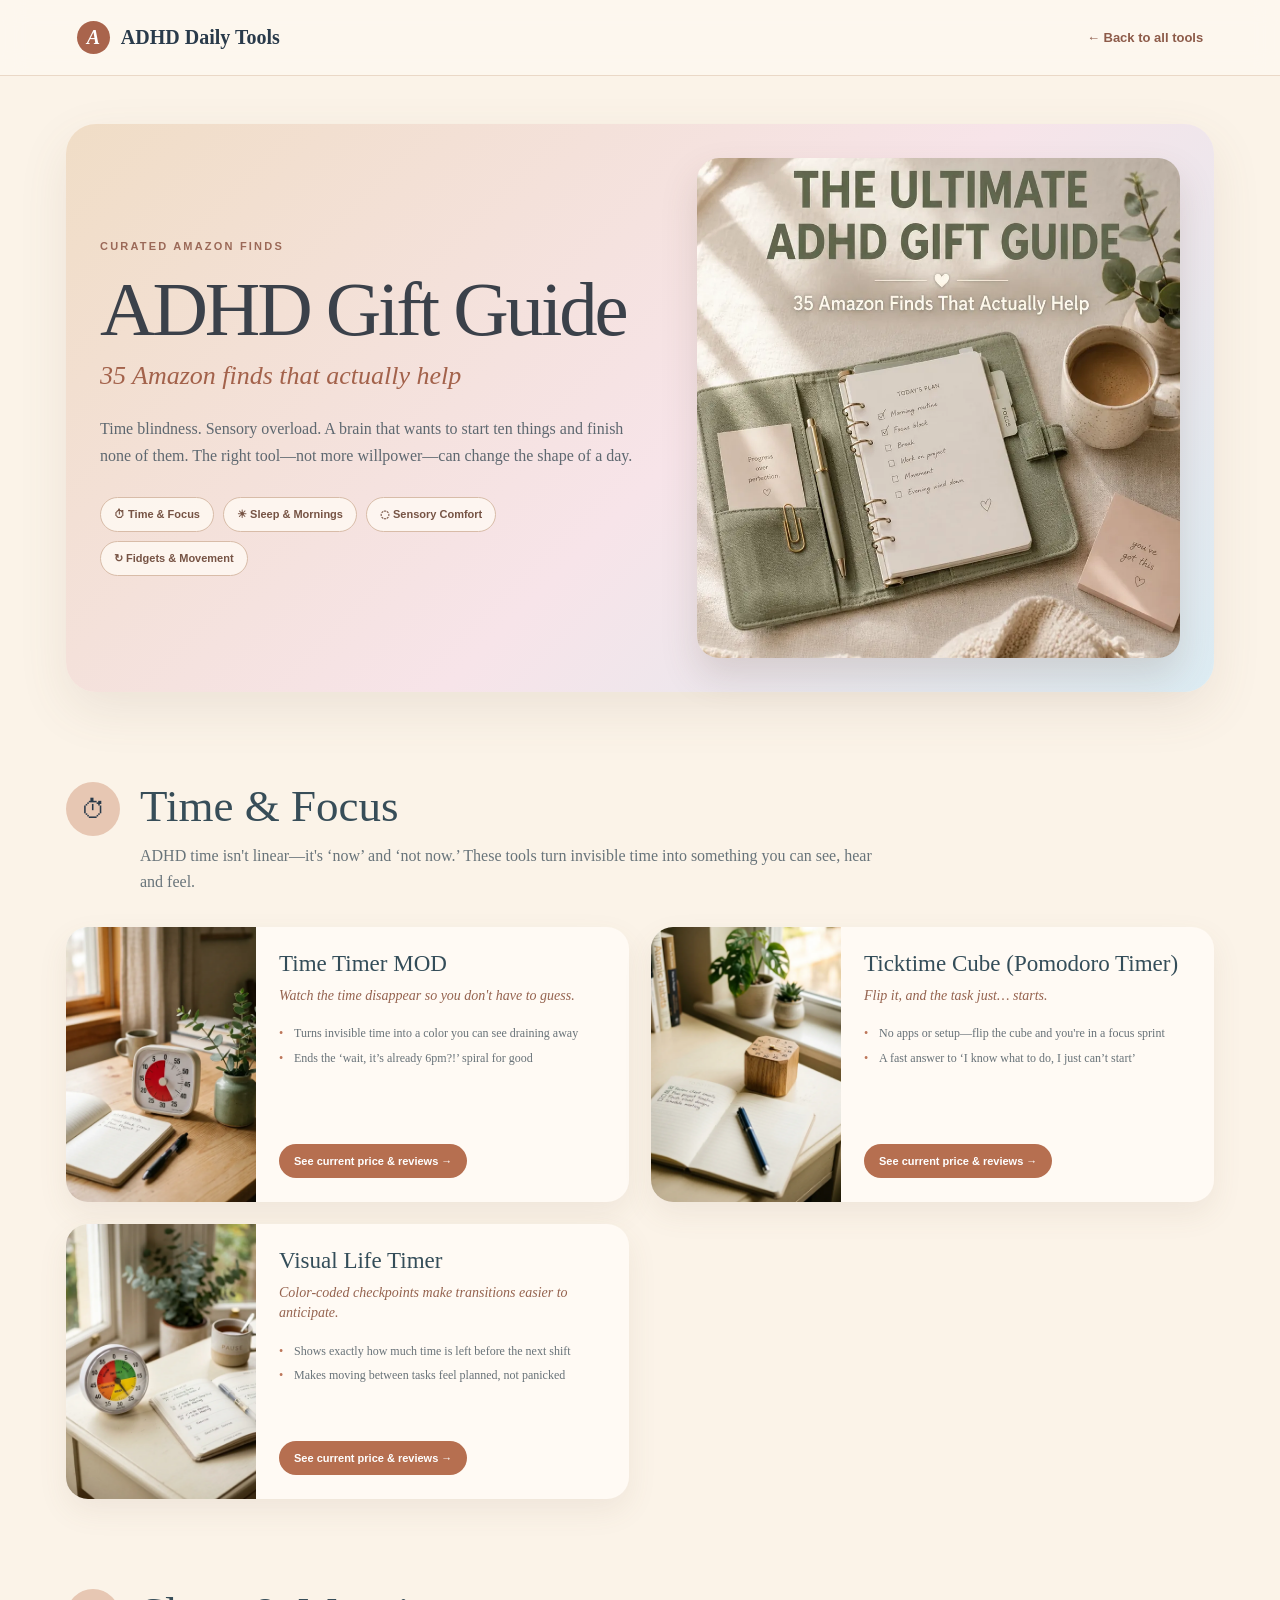
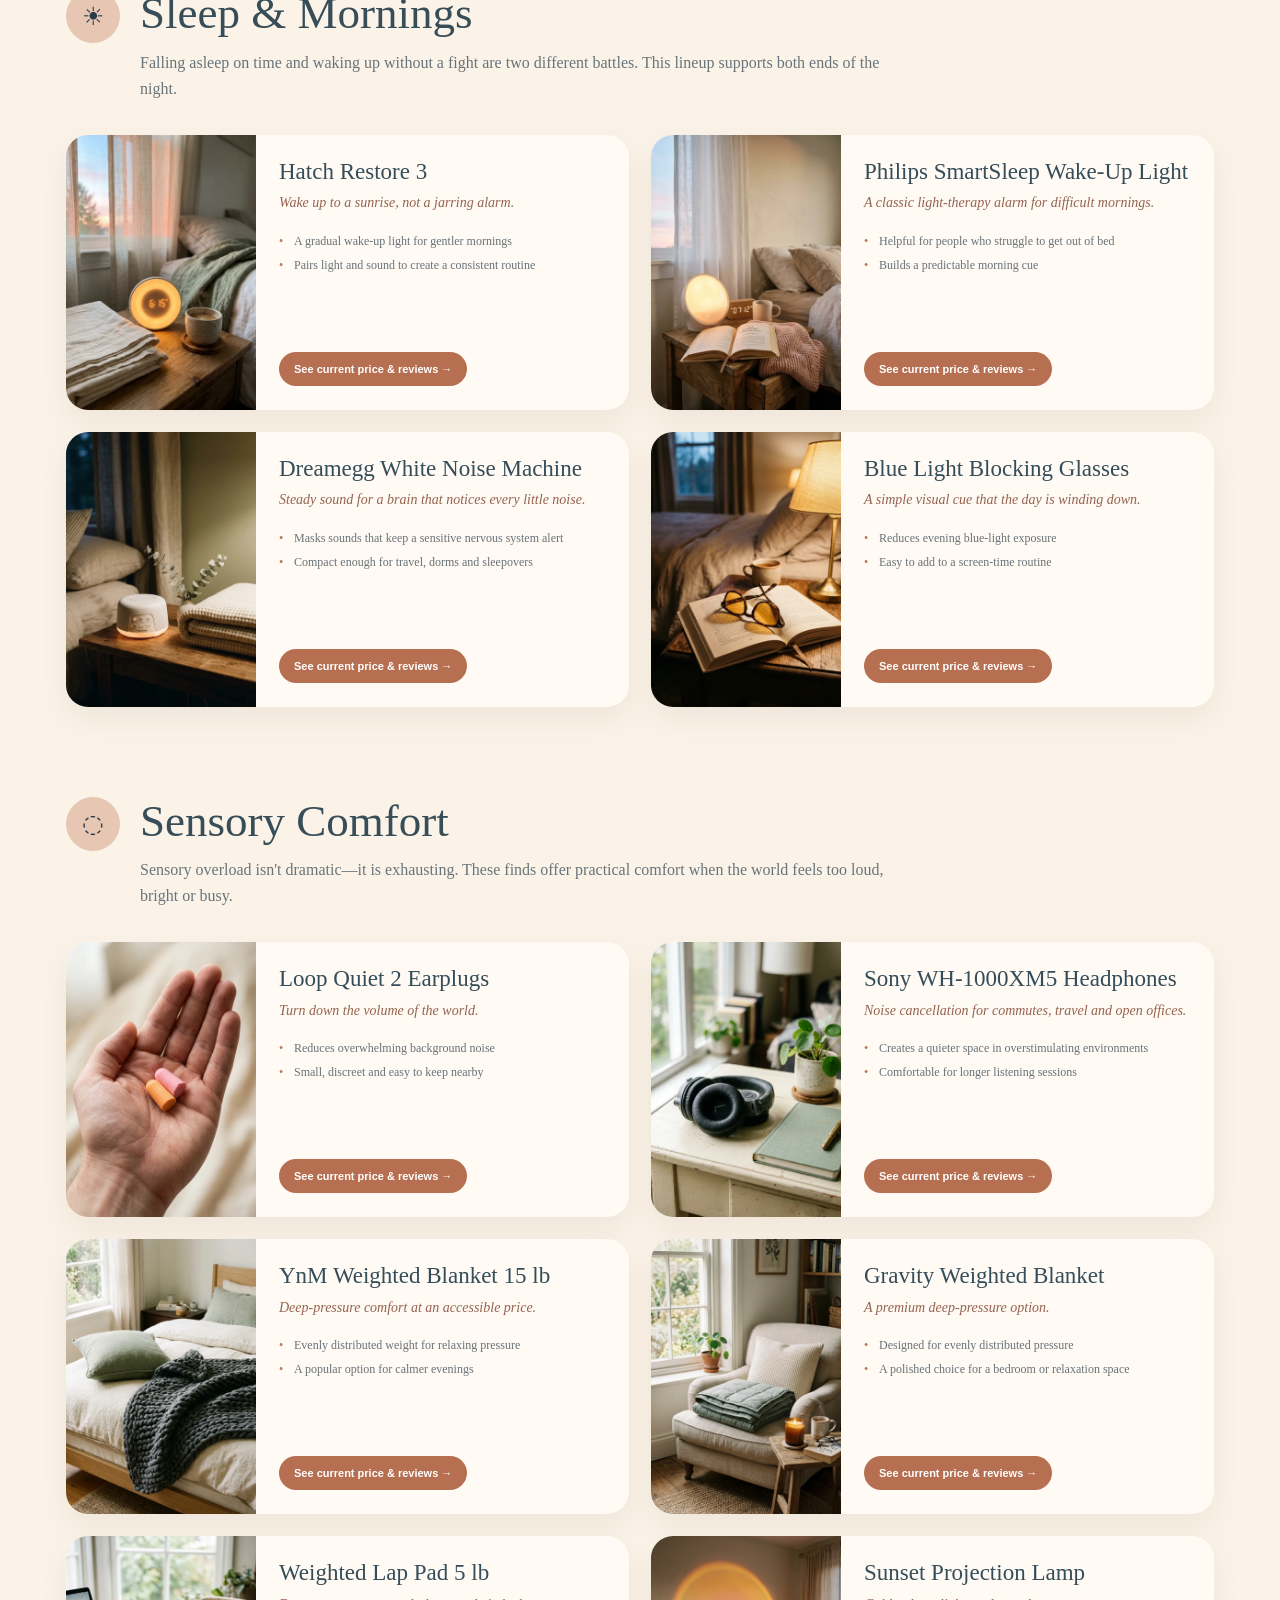
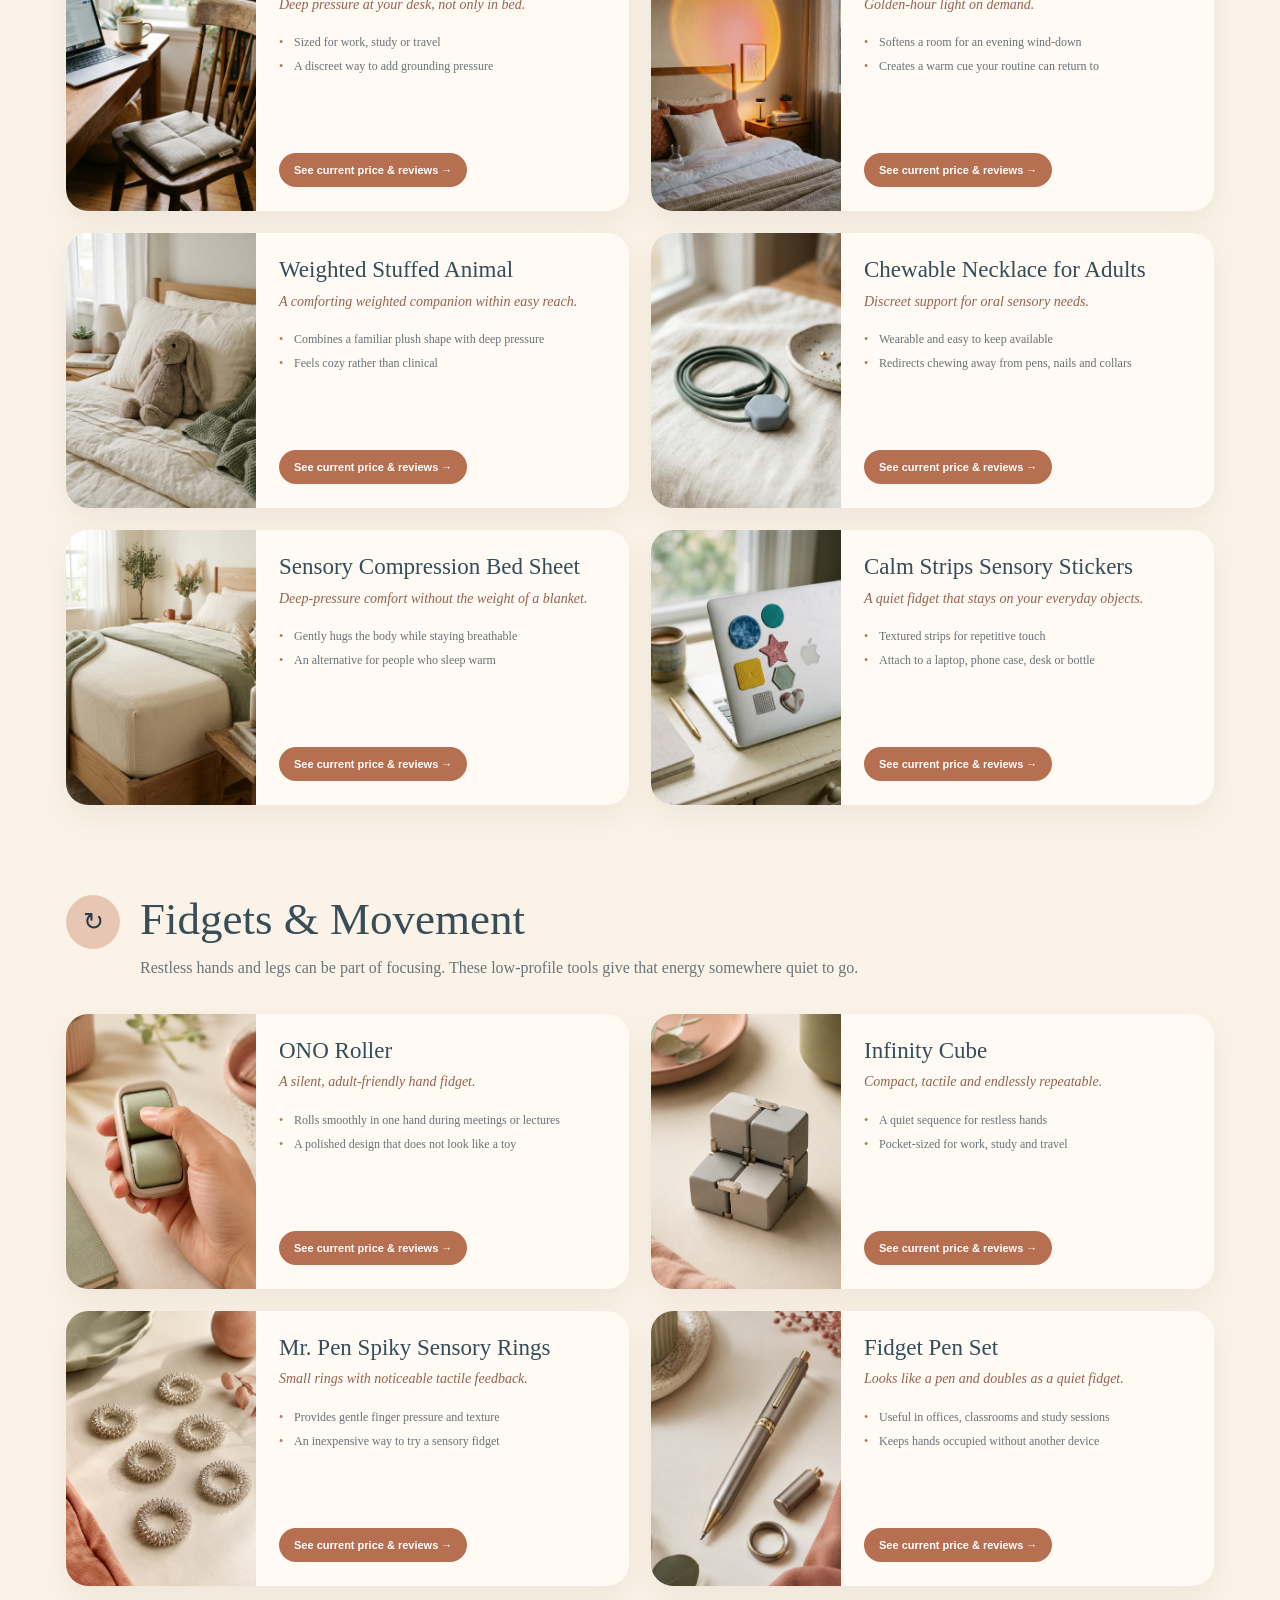
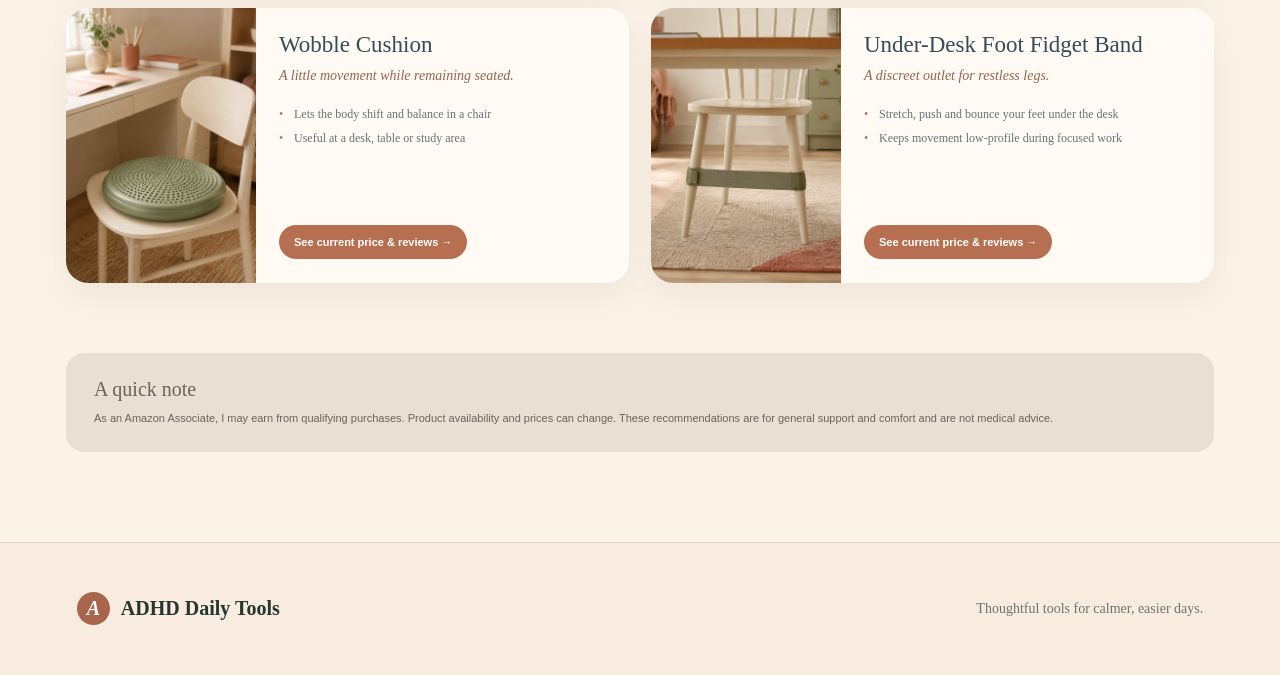
<file: adhd-gift-guide.html>
<!doctype html>
<html lang="en"><head><meta charset="utf-8"><meta name="viewport" content="width=device-width, initial-scale=1">
<title>ADHD Gift Guide: 35 Amazon Finds That Actually Help | ADHD Daily Tools</title><meta name="description" content="Practical Amazon finds for ADHD focus, time blindness, sleep, sensory comfort and movement.">
<link rel="icon" href="favicon.svg"><link rel="stylesheet" href="styles.css">
<script async src="https://www.googletagmanager.com/gtag/js?id=G-0F70X032CP"></script>
<script>window.dataLayer=window.dataLayer||[];function gtag(){dataLayer.push(arguments);}gtag('js',new Date());gtag('config','G-0F70X032CP');</script>
</head><body>
<main class="guide-page">
<header class="guide-header"><a class="brand" href="index.html"><span class="brand-mark">A</span><span>ADHD Daily Tools</span></a><a class="guide-back" href="index.html#amazon">← Back to all tools</a></header>
<article>
<section class="guide-hero"><div class="guide-hero-copy"><p class="eyebrow">CURATED AMAZON FINDS</p><h1>ADHD Gift Guide</h1><p class="guide-subtitle">35 Amazon finds that actually help</p><p>Time blindness. Sensory overload. A brain that wants to start ten things and finish none of them. The right tool—not more willpower—can change the shape of a day.</p><nav class="guide-jumps" aria-label="categories"><a href="#time-focus">⏱ Time &amp; Focus</a><a href="#sleep-mornings">☀ Sleep &amp; Mornings</a><a href="#sensory-comfort">◌ Sensory Comfort</a><a href="#fidgets-movement">↻ Fidgets &amp; Movement</a></nav></div><img src="cover.webp" alt="ADHD gift guide cover"/></section>
<section class="guide-section" id="time-focus"><div class="guide-section-heading"><span>⏱</span><div><h2>Time &amp; Focus</h2><p>ADHD time isn&#x27;t linear—it&#x27;s ‘now’ and ‘not now.’ These tools turn invisible time into something you can see, hear and feel.</p></div></div><div class="guide-products"><article class="guide-product"><img loading="lazy" src="time-timer.webp" alt="Time Timer MOD"/><div class="guide-product-copy"><h3>Time Timer MOD</h3><p class="guide-hook">Watch the time disappear so you don&#x27;t have to guess.</p><ul><li>Turns invisible time into a color you can see draining away</li><li>Ends the ‘wait, it’s already 6pm?!’ spiral for good</li></ul><a href="https://amzn.to/4xs6hYf" target="_blank" rel="nofollow sponsored noopener noreferrer" data-amazon-product="Time Timer MOD">See current price & reviews →</a></div></article><article class="guide-product"><img loading="lazy" src="ticktime-cube.webp" alt="Ticktime Cube (Pomodoro Timer)"/><div class="guide-product-copy"><h3>Ticktime Cube (Pomodoro Timer)</h3><p class="guide-hook">Flip it, and the task just… starts.</p><ul><li>No apps or setup—flip the cube and you&#x27;re in a focus sprint</li><li>A fast answer to ‘I know what to do, I just can’t start’</li></ul><a href="https://amzn.to/4hVsnxV" target="_blank" rel="nofollow sponsored noopener noreferrer" data-amazon-product="Ticktime Cube (Pomodoro Timer)">See current price & reviews →</a></div></article><article class="guide-product"><img loading="lazy" src="visual-life-timer.webp" alt="Visual Life Timer"/><div class="guide-product-copy"><h3>Visual Life Timer</h3><p class="guide-hook">Color-coded checkpoints make transitions easier to anticipate.</p><ul><li>Shows exactly how much time is left before the next shift</li><li>Makes moving between tasks feel planned, not panicked</li></ul><a href="https://amzn.to/3Rz6hXu" target="_blank" rel="nofollow sponsored noopener noreferrer" data-amazon-product="Visual Life Timer">See current price & reviews →</a></div></article></div></section><section class="guide-section" id="sleep-mornings"><div class="guide-section-heading"><span>☀</span><div><h2>Sleep &amp; Mornings</h2><p>Falling asleep on time and waking up without a fight are two different battles. This lineup supports both ends of the night.</p></div></div><div class="guide-products"><article class="guide-product"><img loading="lazy" src="hatch-restore.webp" alt="Hatch Restore 3"/><div class="guide-product-copy"><h3>Hatch Restore 3</h3><p class="guide-hook">Wake up to a sunrise, not a jarring alarm.</p><ul><li>A gradual wake-up light for gentler mornings</li><li>Pairs light and sound to create a consistent routine</li></ul><a href="https://amzn.to/4q02Bul" target="_blank" rel="nofollow sponsored noopener noreferrer" data-amazon-product="Hatch Restore 3">See current price & reviews →</a></div></article><article class="guide-product"><img loading="lazy" src="philips-smartsleep.webp" alt="Philips SmartSleep Wake-Up Light"/><div class="guide-product-copy"><h3>Philips SmartSleep Wake-Up Light</h3><p class="guide-hook">A classic light-therapy alarm for difficult mornings.</p><ul><li>Helpful for people who struggle to get out of bed</li><li>Builds a predictable morning cue</li></ul><a href="https://amzn.to/3SiecIU" target="_blank" rel="nofollow sponsored noopener noreferrer" data-amazon-product="Philips SmartSleep Wake-Up Light">See current price & reviews →</a></div></article><article class="guide-product"><img loading="lazy" src="dreamegg.webp" alt="Dreamegg White Noise Machine"/><div class="guide-product-copy"><h3>Dreamegg White Noise Machine</h3><p class="guide-hook">Steady sound for a brain that notices every little noise.</p><ul><li>Masks sounds that keep a sensitive nervous system alert</li><li>Compact enough for travel, dorms and sleepovers</li></ul><a href="https://amzn.to/4we77ac" target="_blank" rel="nofollow sponsored noopener noreferrer" data-amazon-product="Dreamegg White Noise Machine">See current price & reviews →</a></div></article><article class="guide-product"><img loading="lazy" src="blue-light-glasses.webp" alt="Blue Light Blocking Glasses"/><div class="guide-product-copy"><h3>Blue Light Blocking Glasses</h3><p class="guide-hook">A simple visual cue that the day is winding down.</p><ul><li>Reduces evening blue-light exposure</li><li>Easy to add to a screen-time routine</li></ul><a href="https://amzn.to/4hVSkNP" target="_blank" rel="nofollow sponsored noopener noreferrer" data-amazon-product="Blue Light Blocking Glasses">See current price & reviews →</a></div></article></div></section><section class="guide-section" id="sensory-comfort"><div class="guide-section-heading"><span>◌</span><div><h2>Sensory Comfort</h2><p>Sensory overload isn&#x27;t dramatic—it is exhausting. These finds offer practical comfort when the world feels too loud, bright or busy.</p></div></div><div class="guide-products"><article class="guide-product"><img loading="lazy" src="loop-quiet.webp" alt="Loop Quiet 2 Earplugs"/><div class="guide-product-copy"><h3>Loop Quiet 2 Earplugs</h3><p class="guide-hook">Turn down the volume of the world.</p><ul><li>Reduces overwhelming background noise</li><li>Small, discreet and easy to keep nearby</li></ul><a href="https://amzn.to/3RVmfeA" target="_blank" rel="nofollow sponsored noopener noreferrer" data-amazon-product="Loop Quiet 2 Earplugs">See current price & reviews →</a></div></article><article class="guide-product"><img loading="lazy" src="sony-headphones.webp" alt="Sony WH-1000XM5 Headphones"/><div class="guide-product-copy"><h3>Sony WH-1000XM5 Headphones</h3><p class="guide-hook">Noise cancellation for commutes, travel and open offices.</p><ul><li>Creates a quieter space in overstimulating environments</li><li>Comfortable for longer listening sessions</li></ul><a href="https://amzn.to/4hVC9A4" target="_blank" rel="nofollow sponsored noopener noreferrer" data-amazon-product="Sony WH-1000XM5 Headphones">See current price & reviews →</a></div></article><article class="guide-product"><img loading="lazy" src="ynm-blanket.webp" alt="YnM Weighted Blanket 15 lb"/><div class="guide-product-copy"><h3>YnM Weighted Blanket 15 lb</h3><p class="guide-hook">Deep-pressure comfort at an accessible price.</p><ul><li>Evenly distributed weight for relaxing pressure</li><li>A popular option for calmer evenings</li></ul><a href="https://amzn.to/4c9G9cx" target="_blank" rel="nofollow sponsored noopener noreferrer" data-amazon-product="YnM Weighted Blanket 15 lb">See current price & reviews →</a></div></article><article class="guide-product"><img loading="lazy" src="gravity-blanket.webp" alt="Gravity Weighted Blanket"/><div class="guide-product-copy"><h3>Gravity Weighted Blanket</h3><p class="guide-hook">A premium deep-pressure option.</p><ul><li>Designed for evenly distributed pressure</li><li>A polished choice for a bedroom or relaxation space</li></ul><a href="https://amzn.to/4wOi7fJ" target="_blank" rel="nofollow sponsored noopener noreferrer" data-amazon-product="Gravity Weighted Blanket">See current price & reviews →</a></div></article><article class="guide-product"><img loading="lazy" src="lap-pad.webp" alt="Weighted Lap Pad 5 lb"/><div class="guide-product-copy"><h3>Weighted Lap Pad 5 lb</h3><p class="guide-hook">Deep pressure at your desk, not only in bed.</p><ul><li>Sized for work, study or travel</li><li>A discreet way to add grounding pressure</li></ul><a href="https://amzn.to/4yZyjfD" target="_blank" rel="nofollow sponsored noopener noreferrer" data-amazon-product="Weighted Lap Pad 5 lb">See current price & reviews →</a></div></article><article class="guide-product"><img loading="lazy" src="sunset-lamp.webp" alt="Sunset Projection Lamp"/><div class="guide-product-copy"><h3>Sunset Projection Lamp</h3><p class="guide-hook">Golden-hour light on demand.</p><ul><li>Softens a room for an evening wind-down</li><li>Creates a warm cue your routine can return to</li></ul><a href="https://amzn.to/4fTVKiZ" target="_blank" rel="nofollow sponsored noopener noreferrer" data-amazon-product="Sunset Projection Lamp">See current price & reviews →</a></div></article><article class="guide-product"><img loading="lazy" src="weighted-animal.webp" alt="Weighted Stuffed Animal"/><div class="guide-product-copy"><h3>Weighted Stuffed Animal</h3><p class="guide-hook">A comforting weighted companion within easy reach.</p><ul><li>Combines a familiar plush shape with deep pressure</li><li>Feels cozy rather than clinical</li></ul><a href="https://amzn.to/4wGQjJT" target="_blank" rel="nofollow sponsored noopener noreferrer" data-amazon-product="Weighted Stuffed Animal">See current price & reviews →</a></div></article><article class="guide-product"><img loading="lazy" src="chew-necklace.webp" alt="Chewable Necklace for Adults"/><div class="guide-product-copy"><h3>Chewable Necklace for Adults</h3><p class="guide-hook">Discreet support for oral sensory needs.</p><ul><li>Wearable and easy to keep available</li><li>Redirects chewing away from pens, nails and collars</li></ul><a href="https://amzn.to/3RWyjvV" target="_blank" rel="nofollow sponsored noopener noreferrer" data-amazon-product="Chewable Necklace for Adults">See current price & reviews →</a></div></article><article class="guide-product"><img loading="lazy" src="compression-sheet.webp" alt="Sensory Compression Bed Sheet"/><div class="guide-product-copy"><h3>Sensory Compression Bed Sheet</h3><p class="guide-hook">Deep-pressure comfort without the weight of a blanket.</p><ul><li>Gently hugs the body while staying breathable</li><li>An alternative for people who sleep warm</li></ul><a href="https://amzn.to/4xjLZ3k" target="_blank" rel="nofollow sponsored noopener noreferrer" data-amazon-product="Sensory Compression Bed Sheet">See current price & reviews →</a></div></article><article class="guide-product"><img loading="lazy" src="calm-strips.webp" alt="Calm Strips Sensory Stickers"/><div class="guide-product-copy"><h3>Calm Strips Sensory Stickers</h3><p class="guide-hook">A quiet fidget that stays on your everyday objects.</p><ul><li>Textured strips for repetitive touch</li><li>Attach to a laptop, phone case, desk or bottle</li></ul><a href="https://amzn.to/4fXjO37" target="_blank" rel="nofollow sponsored noopener noreferrer" data-amazon-product="Calm Strips Sensory Stickers">See current price & reviews →</a></div></article></div></section><section class="guide-section" id="fidgets-movement"><div class="guide-section-heading"><span>↻</span><div><h2>Fidgets &amp; Movement</h2><p>Restless hands and legs can be part of focusing. These low-profile tools give that energy somewhere quiet to go.</p></div></div><div class="guide-products"><article class="guide-product"><img loading="lazy" src="ono-roller.png" alt="ONO Roller"/><div class="guide-product-copy"><h3>ONO Roller</h3><p class="guide-hook">A silent, adult-friendly hand fidget.</p><ul><li>Rolls smoothly in one hand during meetings or lectures</li><li>A polished design that does not look like a toy</li></ul><a href="https://amzn.to/4z30p9B" target="_blank" rel="nofollow sponsored noopener noreferrer" data-amazon-product="ONO Roller">See current price & reviews →</a></div></article><article class="guide-product"><img loading="lazy" src="infinity-cube.png" alt="Infinity Cube"/><div class="guide-product-copy"><h3>Infinity Cube</h3><p class="guide-hook">Compact, tactile and endlessly repeatable.</p><ul><li>A quiet sequence for restless hands</li><li>Pocket-sized for work, study and travel</li></ul><a href="https://amzn.to/4wM2xRL" target="_blank" rel="nofollow sponsored noopener noreferrer" data-amazon-product="Infinity Cube">See current price & reviews →</a></div></article><article class="guide-product"><img loading="lazy" src="sensory-rings.png" alt="Mr. Pen Spiky Sensory Rings"/><div class="guide-product-copy"><h3>Mr. Pen Spiky Sensory Rings</h3><p class="guide-hook">Small rings with noticeable tactile feedback.</p><ul><li>Provides gentle finger pressure and texture</li><li>An inexpensive way to try a sensory fidget</li></ul><a href="https://amzn.to/4fXjnpv" target="_blank" rel="nofollow sponsored noopener noreferrer" data-amazon-product="Mr. Pen Spiky Sensory Rings">See current price & reviews →</a></div></article><article class="guide-product"><img loading="lazy" src="fidget-pen.png" alt="Fidget Pen Set"/><div class="guide-product-copy"><h3>Fidget Pen Set</h3><p class="guide-hook">Looks like a pen and doubles as a quiet fidget.</p><ul><li>Useful in offices, classrooms and study sessions</li><li>Keeps hands occupied without another device</li></ul><a href="https://amzn.to/4fLq9Qf" target="_blank" rel="nofollow sponsored noopener noreferrer" data-amazon-product="Fidget Pen Set">See current price & reviews →</a></div></article><article class="guide-product"><img loading="lazy" src="wobble-cushion.png" alt="Wobble Cushion"/><div class="guide-product-copy"><h3>Wobble Cushion</h3><p class="guide-hook">A little movement while remaining seated.</p><ul><li>Lets the body shift and balance in a chair</li><li>Useful at a desk, table or study area</li></ul><a href="https://amzn.to/4z57cj2" target="_blank" rel="nofollow sponsored noopener noreferrer" data-amazon-product="Wobble Cushion">See current price & reviews →</a></div></article><article class="guide-product"><img loading="lazy" src="foot-fidget-band.png" alt="Under-Desk Foot Fidget Band"/><div class="guide-product-copy"><h3>Under-Desk Foot Fidget Band</h3><p class="guide-hook">A discreet outlet for restless legs.</p><ul><li>Stretch, push and bounce your feet under the desk</li><li>Keeps movement low-profile during focused work</li></ul><a href="https://amzn.to/4xmISYd" target="_blank" rel="nofollow sponsored noopener noreferrer" data-amazon-product="Under-Desk Foot Fidget Band">See current price & reviews →</a></div></article></div></section><aside class="guide-disclosure"><strong>A quick note</strong><p>As an Amazon Associate, I may earn from qualifying purchases. Product availability and prices can change. These recommendations are for general support and comfort and are not medical advice.</p></aside></article>
<footer class="guide-footer"><a class="brand footer-brand" href="index.html"><span class="brand-mark">A</span><span>ADHD Daily Tools</span></a><p>Thoughtful tools for calmer, easier days.</p></footer></main></body></html>
</file>
<file: styles.css>
:root{--cream:#f8f4ec;--paper:#fffdf8;--ink:#26362f;--muted:#68746e;--dark:#263c31;--line:#dedfd4}
*{box-sizing:border-box}html{scroll-behavior:smooth}body{margin:0;background:var(--cream);color:var(--ink);font-family:Arial,Helvetica,sans-serif}a{color:inherit;text-decoration:none}button,input{font:inherit}.sr-only{position:absolute;width:1px;height:1px;padding:0;margin:-1px;overflow:hidden;clip:rect(0,0,0,0);white-space:nowrap;border:0}
.site-header{height:78px;padding:0 clamp(24px,5vw,78px);display:flex;align-items:center;justify-content:space-between;background:rgba(248,244,236,.96);border-bottom:1px solid #e6e0d5;position:sticky;top:0;z-index:20;backdrop-filter:blur(12px)}.brand{display:flex;align-items:center;gap:11px;font-family:Georgia,serif;font-size:20px;font-weight:700}.brand-mark{width:33px;height:33px;border-radius:50%;background:var(--dark);color:#fff;display:grid;place-items:center;font-style:italic}.site-header nav{display:flex;gap:34px;color:#536159;font-size:14px}.site-header nav a:hover{color:var(--ink)}.header-button{border:1px solid #9aa79d;border-radius:999px;padding:11px 18px;font-size:13px;font-weight:700}
.hero{min-height:690px;display:grid;grid-template-columns:1.05fr .95fr;align-items:center;padding:70px clamp(24px,7vw,110px) 80px;overflow:hidden;background:linear-gradient(120deg,#fbf7ef 0%,#f5f0e6 55%,#ecebdc 100%)}.hero-copy{max-width:630px;position:relative;z-index:2}.eyebrow{font-size:11px;letter-spacing:.2em;font-weight:700;color:#708071;margin:0 0 21px}.hero h1{font:500 clamp(54px,6vw,86px)/.98 Georgia,serif;letter-spacing:-.04em;margin:0 0 26px}.hero h1 em{color:#788b75;font-weight:400}.hero-text{font:18px/1.65 Georgia,serif;color:#637068;max-width:580px;margin:0}.hero-actions{display:flex;align-items:center;gap:28px;margin-top:34px}.primary{background:var(--dark);color:white;padding:16px 24px;border-radius:4px;font-size:14px;font-weight:700}.primary span{margin-left:12px}.text-link{font-size:14px;border-bottom:1px solid #8e9b90;padding-bottom:3px}.trust-row{display:flex;gap:25px;margin-top:42px;color:#6e786f;font-size:12px}.trust-row span:before{content:"✓";color:#81927d;margin-right:7px}
.hero-art{height:520px;position:relative;min-width:470px}.sun{position:absolute;width:430px;height:430px;background:#e3d9c4;border-radius:50%;right:-45px;top:20px}.paper{position:absolute;background:var(--paper);box-shadow:0 25px 45px rgba(62,71,62,.16);border-radius:3px}.paper-back{width:220px;height:300px;right:260px;top:45px;transform:rotate(-10deg);padding:28px;color:#7e887e;font-size:10px;letter-spacing:.18em}.paper-back i{height:9px;border-bottom:1px solid #cdd2c8;display:block;margin-top:24px}.paper-mid{width:235px;height:320px;right:28px;top:115px;transform:rotate(8deg);padding:29px;color:#6e7c73;font-size:10px;letter-spacing:.17em}.routine-dots{display:flex;flex-direction:column;gap:18px;margin-top:35px}.routine-dots b{display:grid;place-items:center;width:42px;height:42px;background:#eff0e8;border-radius:50%;font-size:18px}.paper-front{width:265px;height:365px;right:145px;top:85px;transform:rotate(-1deg);padding:42px 32px;background:#778b73;color:#fff}.paper-front small{font-size:8px;letter-spacing:.2em}.paper-front strong{font:34px/1.05 Georgia,serif;display:block;margin-top:66px}.paper-front p{font:italic 13px Georgia,serif;opacity:.8}.sprig{position:absolute;right:30px;bottom:22px;font-size:72px;transform:rotate(40deg);opacity:.5}.pencil{position:absolute;right:70px;bottom:35px;width:260px;height:10px;border-radius:8px;background:#bd8662;transform:rotate(-8deg);box-shadow:0 8px 14px #7775}.paperclip{position:absolute;right:102px;top:97px;font-size:65px;color:#b5996e;transform:rotate(38deg)}.leaf{position:absolute;background:#85977f;width:12px;height:72px;border-radius:100%;opacity:.7}.leaf-one{right:6px;bottom:40px;transform:rotate(42deg)}.leaf-two{right:36px;bottom:20px;transform:rotate(-25deg)}
.category-section,.shop-section{padding:100px clamp(24px,7vw,110px)}.section-heading{text-align:center;max-width:680px;margin:0 auto 54px}.section-heading h2,.shop-heading h2,.about-section h2,.newsletter h2{font:46px/1.1 Georgia,serif;margin:0 0 16px}.section-heading>p:last-child,.shop-heading>p{color:var(--muted);font:16px/1.6 Georgia,serif}.category-grid{display:grid;grid-template-columns:repeat(4,1fr);gap:18px;max-width:1300px;margin:auto}.category-card{min-height:310px;padding:30px 27px;border:1px solid var(--line);background:#f5f3e9;display:flex;flex-direction:column;align-items:flex-start}.category-icon{width:53px;height:53px;display:grid;place-items:center;border-radius:50%;font-size:24px;background:#dfe6db;color:#52664f;margin-bottom:28px}.category-card.peach .category-icon{background:#f1ddd0;color:#9c6447}.category-card.blue .category-icon{background:#dce4e2;color:#5d7373}.category-card.rose .category-icon{background:#eadbd7;color:#8f635b}.category-card h3{font:24px Georgia,serif;margin:0 0 15px}.category-card p{font:14px/1.65 Georgia,serif;color:#69766e;margin:0}.category-card a{margin-top:auto;font-size:12px;font-weight:700;border-bottom:1px solid #89988d;padding-bottom:3px}
.shop-section{background:#eef0e6}.shop-heading{display:flex;align-items:end;justify-content:space-between;margin:0 auto 44px;max-width:1300px}.shop-heading>p{max-width:410px}.product-grid{display:grid;grid-template-columns:repeat(3,1fr);gap:24px;max-width:1300px;margin:auto}.product-card{background:var(--paper);padding:13px 13px 22px}.product-visual{height:360px;position:relative;display:grid;place-items:center;overflow:hidden}.product-visual.olive{background:#dadfcd}.product-visual.clay{background:#eddbce}.product-visual.slate{background:#d6dfdd}.product-tag{position:absolute;left:17px;top:17px;background:#fffdf4;padding:7px 10px;font-size:9px;letter-spacing:.14em;z-index:4}.mini-sheet{width:185px;height:250px;background:#fffef9;position:relative;z-index:2;padding:26px 22px;box-shadow:0 17px 25px #5964552b;transform:rotate(-2deg)}.clay .mini-sheet{background:#b98366;color:white}.slate .mini-sheet{background:#6f8482;color:white}.mini-sheet small{font-size:7px;letter-spacing:.18em}.mini-sheet strong{font:25px/1.05 Georgia,serif;margin-top:45px;display:flex;flex-direction:column}.sheet-lines{position:absolute;bottom:30px;left:22px;right:22px}.sheet-lines i{display:block;border-bottom:1px solid currentColor;opacity:.25;margin-top:10px}.shadow-sheet{width:175px;height:242px;background:#f6f0e6;position:absolute;transform:translate(24px,12px) rotate(5deg);box-shadow:0 12px 25px #676a6122}.product-info{display:flex;justify-content:space-between;gap:12px;padding:20px 10px 16px}.product-info h3{font:20px Georgia,serif;margin:0 0 8px}.product-info p{font:13px/1.4 Georgia,serif;color:#727c75;margin:0}.product-info>strong{font:19px Georgia,serif}.product-card button{width:calc(100% - 20px);margin:0 10px;border:1px solid #aab3aa;background:transparent;padding:12px;color:#536058;font-weight:700;font-size:12px;cursor:not-allowed}
.about-section{display:grid;grid-template-columns:1.15fr .85fr;padding:105px clamp(24px,9vw,145px);background:#33473c;color:#f8f4e9;gap:90px;align-items:center}.about-note>span{font:72px Georgia,serif;color:#aab99e;height:45px;display:block}.about-note h2{font-size:50px}.about-note p{font:17px/1.7 Georgia,serif;color:#d1d8d1;max-width:620px}.benefit-list>div{display:flex;align-items:center;gap:20px;padding:22px 0;border-bottom:1px solid #ffffff2e}.benefit-list span{width:39px;height:39px;border:1px solid #95a69a;border-radius:50%;display:grid;place-items:center;font:14px Georgia,serif}.benefit-list p{font:17px Georgia,serif}
.newsletter{text-align:center;padding:100px 24px;background:#f6eee3}.newsletter>p{font:16px/1.6 Georgia,serif;color:#68746e}.newsletter .eyebrow{font:700 11px Arial,sans-serif}.newsletter form{display:flex;max-width:570px;margin:30px auto 16px}.newsletter input{flex:1;background:#fffdf9;border:1px solid #c7c6ba;padding:16px;min-width:0}.newsletter button{border:0;background:#354b3e;color:white;padding:16px 21px;font-size:12px;font-weight:700}.newsletter small{color:#81877f;font-size:10px}footer{padding:52px clamp(24px,7vw,110px) 30px;background:#fbf8f1;display:grid;grid-template-columns:1fr 1fr;gap:18px;align-items:center;color:#607067}footer>p{font:14px Georgia,serif;text-align:right}footer>div{display:flex;gap:25px;font-size:12px}footer>small{text-align:right;font-size:10px}.footer-brand{color:var(--ink)}
@media(max-width:950px){.site-header nav{display:none}.hero{grid-template-columns:1fr;padding-top:55px}.hero-copy{max-width:700px}.hero-art{margin-top:40px;min-width:0}.category-grid{grid-template-columns:1fr 1fr}.product-grid{grid-template-columns:1fr 1fr}.product-card:last-child{grid-column:1/-1;max-width:50%;justify-self:center}.about-section{grid-template-columns:1fr;gap:35px}.shop-heading{align-items:start;flex-direction:column}.shop-heading>p{max-width:650px}}
@media(max-width:620px){.site-header{height:68px}.brand{font-size:17px}.header-button{display:none}.hero{padding:45px 20px 60px}.hero h1{font-size:51px}.hero-text{font-size:16px}.hero-actions{align-items:flex-start;flex-direction:column;gap:18px}.trust-row{flex-direction:column;gap:8px;margin-top:30px}.hero-art{height:410px;transform:scale(.82);transform-origin:top center;margin-bottom:-65px}.sun{right:-130px}.paper-front{right:70px}.paper-back{right:175px}.paper-mid{right:-65px}.category-section,.shop-section{padding:72px 20px}.section-heading h2,.shop-heading h2,.about-section h2,.newsletter h2{font-size:38px}.category-grid,.product-grid{grid-template-columns:1fr}.category-card{min-height:265px}.product-card:last-child{grid-column:auto;max-width:none}.about-section{padding:75px 24px}.about-note h2{font-size:39px}.newsletter form{flex-direction:column;gap:8px}.newsletter input,.newsletter button{width:100%}footer{grid-template-columns:1fr}footer>p,footer>small{text-align:left}}
@media(prefers-reduced-motion:reduce){html{scroll-behavior:auto}}

/* Brighter ADHD Daily Tools palette */
body{background:#fff8f6;color:#293a4a}.site-header{background:rgba(255,249,248,.95);border-color:#eadde6}.brand-mark,.primary{background:#416d86}.header-button{border-color:#9ebfd1;background:#edf7fb}.eyebrow{color:#6d8ca1}.hero{background:radial-gradient(circle at 11% 18%,#fff 0 7%,transparent 8%),linear-gradient(118deg,#fff9f6 0%,#f9e7ef 49%,#dceff8 100%)}.hero h1 em{color:#6c98b1}.hero-text{color:#5f7180}.sun{background:linear-gradient(145deg,#f2bfd1,#aed7ec);box-shadow:0 0 0 22px #ffffff54}.paper-front{background:linear-gradient(155deg,#7eabc2,#567f9c)}.pencil{background:#e58ea8}.paperclip{color:#d68aa0}.leaf{background:#6d9fb8}.trust-row span:before{color:#db86a1}
.category-section{background:linear-gradient(180deg,#fffaf8,#f8f5fb)}.category-card{border:0;border-radius:24px;box-shadow:0 10px 30px #665a7b12;transition:transform .2s ease,box-shadow .2s ease}.category-card:hover{transform:translateY(-5px);box-shadow:0 18px 38px #665a7b1f}.category-card.sage{background:#ddecf4}.category-card.peach{background:#f9dfe6}.category-card.blue{background:#dce8f7}.category-card.rose{background:#eee1f4}.category-icon{background:#fff9!important;color:#416d86!important;box-shadow:0 6px 20px #637e9520}
.shop-section{background:linear-gradient(135deg,#e8f4fa 0%,#f7eaf1 100%)}.product-card{border-radius:20px;box-shadow:0 14px 34px #47697d17;overflow:hidden}.product-visual{border-radius:13px}.product-visual.olive{background:linear-gradient(145deg,#c6dfec,#dbeaf2)}.product-visual.clay{background:linear-gradient(145deg,#f5ceda,#f9e3e9)}.product-visual.slate{background:linear-gradient(145deg,#d9d2ed,#ece7f6)}.clay .mini-sheet{background:#dc8ca6}.slate .mini-sheet{background:#8299b8}.product-card button{border-radius:999px;border-color:#a8c4d4;color:#41677d;background:#eef7fa}
.about-section{background:linear-gradient(135deg,#3f6c83,#6e7598 58%,#8d6b84)}.newsletter{background:linear-gradient(115deg,#fbe6ed,#e3f2fa)}.newsletter button{background:#47758e}.newsletter input{border-radius:999px 0 0 999px}.newsletter button{border-radius:0 999px 999px 0}
.amazon-section{padding:105px clamp(24px,7vw,110px);background:#fffaf8}.amazon-intro{text-align:center;max-width:720px;margin:0 auto 48px}.amazon-intro h2{font:48px/1.1 Georgia,serif;margin:0 0 17px;color:#304b60}.amazon-intro>p:last-child{font:17px/1.65 Georgia,serif;color:#67788a}.amazon-grid{display:grid;grid-template-columns:repeat(3,1fr);gap:24px;max-width:1300px;margin:auto}.amazon-card{min-height:380px;border-radius:28px;padding:22px;display:flex;flex-direction:column;box-shadow:0 15px 36px #4d668016;overflow:hidden}.amazon-card.pink{background:#f8dce5}.amazon-card.blue{background:#dceef7}.amazon-card.lavender{background:#e7e0f3}.amazon-icon{height:165px;background:#ffffff91;border-radius:20px;display:grid;place-items:center;position:relative;margin-bottom:25px}.amazon-icon span{position:relative;z-index:2;width:76px;height:76px;background:white;border-radius:50%;display:grid;place-items:center;font:34px Georgia,serif;color:#547f99;box-shadow:0 12px 25px #57798a20}.amazon-icon i,.amazon-icon b{position:absolute;border-radius:50%}.amazon-icon i{width:88px;height:88px;background:#f2b6c9;left:18%;top:14%}.amazon-icon b{width:58px;height:58px;background:#b7dbea;right:18%;bottom:12%}.amazon-card small{font-size:9px;letter-spacing:.18em;color:#667c8e;font-weight:700}.amazon-card h3{font:25px Georgia,serif;margin:9px 0;color:#304b60}.amazon-card p{font:14px/1.55 Georgia,serif;color:#617282;margin:0 0 20px}.amazon-card button{margin-top:auto;align-self:flex-start;border:0;background:transparent;border-bottom:1px solid #69899b;padding:0 0 4px;color:#476c81;font-size:12px;font-weight:700}.affiliate-note{max-width:900px;margin:30px auto 0;text-align:center;color:#89939d;font-size:10px;line-height:1.5}footer{background:#fff8f6}
@media(max-width:950px){.amazon-grid{grid-template-columns:1fr 1fr}.amazon-card:last-child{grid-column:1/-1}.site-header nav{gap:18px}}
@media(max-width:620px){.amazon-section{padding:72px 20px}.amazon-intro h2{font-size:39px}.amazon-grid{grid-template-columns:1fr}.amazon-card:last-child{grid-column:auto}.newsletter input,.newsletter button{border-radius:999px}}

/* Warm sand and terracotta balance */
body{background:#fbf3e8}.site-header{background:rgba(253,247,239,.96);border-color:#ead8c7}.brand-mark{background:#a9644c}.header-button{background:#f3e1d2;border-color:#d4a78f;color:#7a4c3d}.hero{background:radial-gradient(circle at 11% 18%,#fffaf2 0 7%,transparent 8%),linear-gradient(118deg,#f8ead7 0%,#f8e3e8 46%,#dceef7 100%)}.primary{background:#b66f50}.eyebrow{color:#9b6958}.hero h1 em{color:#b36e58}.sun{background:linear-gradient(145deg,#e9b89f,#efc7d5 48%,#b9d9e8);box-shadow:0 0 0 22px #f5dfca66}.paper-front{background:linear-gradient(155deg,#c27a5c,#9d5d48)}.pencil{background:#d89a64}.paperclip{color:#b96f55}.leaf{background:#769faf}.trust-row span:before{color:#c57659}
.category-section{background:linear-gradient(180deg,#fff9f2,#f7eee7)}.category-card.sage{background:#e7dac5}.category-card.peach{background:#f5d7d4}.category-card.blue{background:#dceaf2}.category-card.rose{background:#eadfed}.category-card.sage .category-icon{color:#9e654d!important}.category-card.peach .category-icon{color:#b55f5f!important}.category-card a{border-color:#b37b65}.shop-section{background:linear-gradient(135deg,#e9d6bd 0%,#f5dfe5 50%,#dfedf4 100%)}.product-visual.olive{background:linear-gradient(145deg,#e6d3b7,#f0e2d0)}.product-visual.clay{background:linear-gradient(145deg,#dfab92,#f1c9b8)}.clay .mini-sheet{background:#b96f54}.product-card button{border-color:#d0a38e;color:#8b5743;background:#faf0e9}.about-section{background:linear-gradient(135deg,#865d4f,#b66f59 45%,#687f98)}
.amazon-section{background:#fbf2e8}.amazon-card.pink{background:#f3d7d6}.amazon-card.blue{background:#dcecf3}.amazon-card.lavender{background:#eadccf}.amazon-icon i{background:#d89578}.amazon-icon b{background:#e7c5a9}.amazon-card button{border-color:#b3765e;color:#8e5b47}.newsletter{background:linear-gradient(115deg,#efddc5,#f4dce2 52%,#dcecf3)}.newsletter button{background:#b66f50}footer{background:#f7ecdf}

/* Lava.top storefront checkout */
.product-grid{grid-template-columns:repeat(4,1fr)}.product-visual{height:320px}.product-visual.rose{background:linear-gradient(145deg,#efd7df,#f7e5e9)}.rose .mini-sheet{background:#b8798c;color:white}.buy-button{width:calc(100% - 20px);margin:0 10px;border:1px solid #a8624b;border-radius:999px;background:#b66f50;color:white;padding:13px 12px;font-size:12px;font-weight:700;text-align:center;display:block;transition:transform .2s ease,box-shadow .2s ease}.buy-button:hover{transform:translateY(-2px);box-shadow:0 8px 18px #744b3930}.secure-checkout{text-align:center;max-width:760px;margin:30px auto 0;color:#7e736d;font-size:11px;line-height:1.6}
.product-visual.daily{background:#ead9c7}.product-cover{width:100%;height:100%;object-fit:cover;display:block}.product-visual.daily .product-tag{background:#fffaf3;color:#874f3d;box-shadow:0 5px 14px #563b2b22}
#aesthetic-adhd-daily-planner,#autism-parent-planner,#monthly-wellness-tracker,#monthly-wellness-tracker-card{scroll-margin-top:100px}.product-visual.autism{background:#e8dfd1}.product-visual.autism .product-tag{background:#fffaf3;color:#315569;box-shadow:0 5px 14px #563b2b22}.product-visual.wellness{background:#e9dfd0}.product-visual.wellness .product-tag{background:#fffaf3;color:#543b32;box-shadow:0 5px 14px #563b2b22}
.wellness-feature{max-width:1300px;margin:74px auto 0;padding:32px;background:linear-gradient(135deg,#f3e8d7,#fffaf3 58%,#eee0d3);border-radius:30px;display:grid;grid-template-columns:1.12fr .88fr;gap:42px;align-items:center;box-shadow:0 18px 50px #735e4c1c}.wellness-image-wrap{overflow:hidden;border-radius:20px;box-shadow:0 18px 38px #5d45352b}.wellness-image-wrap img{width:100%;display:block;aspect-ratio:3/2;object-fit:cover}.wellness-copy{padding:24px 22px 24px 0}.wellness-copy h2{font:46px/1.06 Georgia,serif;margin:0 0 20px;color:#3e332f}.wellness-copy h2 em{font-weight:400;color:#a16a52}.wellness-list{list-style:none;padding:0;margin:4px 0 0;display:grid;grid-template-columns:1fr 1fr;gap:0 18px}.wellness-list li{font:12px/1.45 Georgia,serif;color:#665d59;padding:8px 0;border-bottom:1px solid #ddd0c4}.wellness-list li:before{content:"✓";color:#b16f53;margin-right:8px}.wellness-buy{background:#a9634b}
.autism-feature{max-width:1300px;margin:74px auto 0;padding:32px;background:#fffaf3;border-radius:30px;display:grid;grid-template-columns:.86fr 1.14fr;gap:38px;box-shadow:0 18px 50px #735e4c1c}.autism-feature-copy{padding:30px 12px 30px 20px}.autism-feature h2{font:46px/1.06 Georgia,serif;margin:0 0 20px;color:#315569}.autism-feature h2 em{font-weight:400;color:#799b94}.feature-lead{font:16px/1.65 Georgia,serif;color:#667575;margin:0 0 24px}.format-pills{display:flex;flex-wrap:wrap;gap:8px;margin-bottom:25px}.format-pills span{background:#e3ede8;color:#416b67;border-radius:999px;padding:9px 12px;font-size:10px;font-weight:700;letter-spacing:.06em}.feature-columns{display:grid;grid-template-columns:1fr 1fr;gap:16px}.feature-columns ul{list-style:none;padding:0;margin:0}.feature-columns li{font:12px/1.45 Georgia,serif;color:#5f6f71;padding:7px 0;border-bottom:1px solid #e6e0d8}.feature-columns li:before{content:"✓";color:#7a9e93;margin-right:8px}.digital-note{font-size:10px;line-height:1.6;color:#8a8580;margin:23px 0}.feature-buy{display:inline-block;background:#416d77;color:white;border-radius:999px;padding:15px 22px;font-size:12px;font-weight:700}.autism-gallery{display:grid;grid-template-columns:1fr 1fr;gap:12px;align-content:start}.autism-gallery img{display:block;width:100%;height:210px;object-fit:cover;border-radius:16px}.autism-gallery .gallery-main{grid-column:1/-1;height:375px}
@media(max-width:1100px){.product-grid{grid-template-columns:1fr 1fr}.product-card:last-child{grid-column:auto;max-width:none;justify-self:stretch}}
@media(max-width:900px){.autism-feature,.wellness-feature{grid-template-columns:1fr}.autism-feature-copy,.wellness-copy{padding:15px 8px}.autism-gallery .gallery-main{height:auto}}
@media(max-width:620px){.product-grid{grid-template-columns:1fr}.product-card:last-child{max-width:none}.autism-feature,.wellness-feature{margin-top:50px;padding:14px;border-radius:20px}.autism-feature h2,.wellness-copy h2{font-size:36px}.feature-columns,.wellness-list{grid-template-columns:1fr}.autism-gallery{grid-template-columns:1fr}.autism-gallery .gallery-main{grid-column:auto}.autism-gallery img{height:auto}}

/* ADHD Amazon gift guide */
.amazon-guide-link{margin-top:auto;align-self:flex-start;border-bottom:1px solid #b3765e;padding-bottom:4px;color:#8e5b47;font-size:12px;font-weight:700}.guide-page{background:#fbf3e8;min-height:100vh}.guide-header{height:76px;padding:0 clamp(20px,6vw,90px);display:flex;align-items:center;justify-content:space-between;border-bottom:1px solid #ead8c7;background:rgba(253,247,239,.96);position:sticky;top:0;z-index:20;backdrop-filter:blur(12px)}.guide-back{font-size:13px;font-weight:700;color:#8d5b49}.guide-page>article{max-width:1240px;margin:auto;padding:48px clamp(18px,4vw,46px) 90px}.guide-hero{display:grid;grid-template-columns:1fr .88fr;gap:48px;align-items:center;padding:34px;border-radius:30px;background:linear-gradient(135deg,#f0ddc6,#f7e4e9 55%,#dcecf3);box-shadow:0 18px 50px #735e4c1b}.guide-hero h1{font:500 clamp(48px,6vw,78px)/.96 Georgia,serif;letter-spacing:-.04em;margin:0;color:#3b414a}.guide-subtitle{font:italic 26px/1.25 Georgia,serif;color:#a3624b;margin:14px 0 22px}.guide-hero-copy>p:last-of-type{font:16px/1.7 Georgia,serif;color:#5e6870;max-width:620px}.guide-hero>img{width:100%;max-height:500px;object-fit:cover;border-radius:22px;box-shadow:0 18px 36px #654b3d2b}.guide-jumps{display:flex;flex-wrap:wrap;gap:9px;margin-top:28px}.guide-jumps a{background:#fffaf4cc;border:1px solid #d8bca8;border-radius:999px;padding:10px 13px;font-size:11px;font-weight:700;color:#765344}.guide-section{padding-top:90px;scroll-margin-top:90px}.guide-section-heading{display:flex;gap:20px;align-items:flex-start;max-width:820px;margin-bottom:32px}.guide-section-heading>span{width:54px;height:54px;flex:0 0 auto;border-radius:50%;background:#e7c7b3;display:grid;place-items:center;font-size:25px}.guide-section-heading h2{font:45px/1.1 Georgia,serif;margin:0 0 11px;color:#374d58}.guide-section-heading p{font:16px/1.65 Georgia,serif;color:#68747a;margin:0}.guide-products{display:grid;grid-template-columns:repeat(2,minmax(0,1fr));gap:22px}.guide-product{display:grid;grid-template-columns:190px 1fr;min-height:275px;background:#fffaf4;border-radius:22px;overflow:hidden;box-shadow:0 12px 30px #72584816}.guide-product>img,.guide-product-placeholder{width:100%;height:100%;min-height:275px;object-fit:cover}.guide-product-placeholder{background:linear-gradient(145deg,#dfedf4,#f0dcd7);display:grid;place-content:center;text-align:center;color:#9a6855}.guide-product-placeholder span{font:34px Georgia,serif}.guide-product-placeholder b{font-size:28px;margin-top:10px}.guide-product-copy{padding:24px 23px;display:flex;flex-direction:column}.guide-product h3{font:23px/1.16 Georgia,serif;margin:0 0 8px;color:#344d59}.guide-hook{font:italic 14px/1.45 Georgia,serif;color:#95634f;margin:0 0 12px}.guide-product ul{padding:0;margin:0 0 20px;list-style:none}.guide-product li{font:12px/1.45 Georgia,serif;color:#687278;margin:7px 0;padding-left:15px;position:relative}.guide-product li:before{content:"•";position:absolute;left:0;color:#bd765a}.guide-product a{margin-top:auto;align-self:flex-start;background:#b66f50;color:white;border-radius:999px;padding:11px 15px;font-size:11px;font-weight:700}.guide-disclosure{margin-top:70px;padding:25px 28px;border-radius:18px;background:#eadfd4;color:#6f625a}.guide-disclosure strong{font:20px Georgia,serif}.guide-disclosure p{font-size:11px;line-height:1.65;margin:8px 0 0}.guide-footer{padding:44px clamp(20px,6vw,90px);display:flex;justify-content:space-between;align-items:center;border-top:1px solid #e4d4c5}.guide-footer p{font:14px Georgia,serif;color:#6e746e}
@media(max-width:900px){.guide-hero{grid-template-columns:1fr}.guide-hero>img{max-height:420px}.guide-products{grid-template-columns:1fr}}
@media(max-width:620px){.guide-header{height:68px}.guide-header .brand{font-size:16px}.guide-back{font-size:11px}.guide-page>article{padding:24px 14px 65px}.guide-hero{padding:18px;border-radius:22px;gap:24px}.guide-hero h1{font-size:47px}.guide-subtitle{font-size:21px}.guide-hero>img{max-height:310px}.guide-section{padding-top:66px}.guide-section-heading h2{font-size:35px}.guide-section-heading>span{width:44px;height:44px;font-size:21px}.guide-product{grid-template-columns:116px 1fr;min-height:250px}.guide-product>img,.guide-product-placeholder{min-height:250px}.guide-product-copy{padding:17px 15px}.guide-product h3{font-size:19px}.guide-product li{font-size:11px}.guide-footer{align-items:flex-start;flex-direction:column;gap:16px}}
</file>
